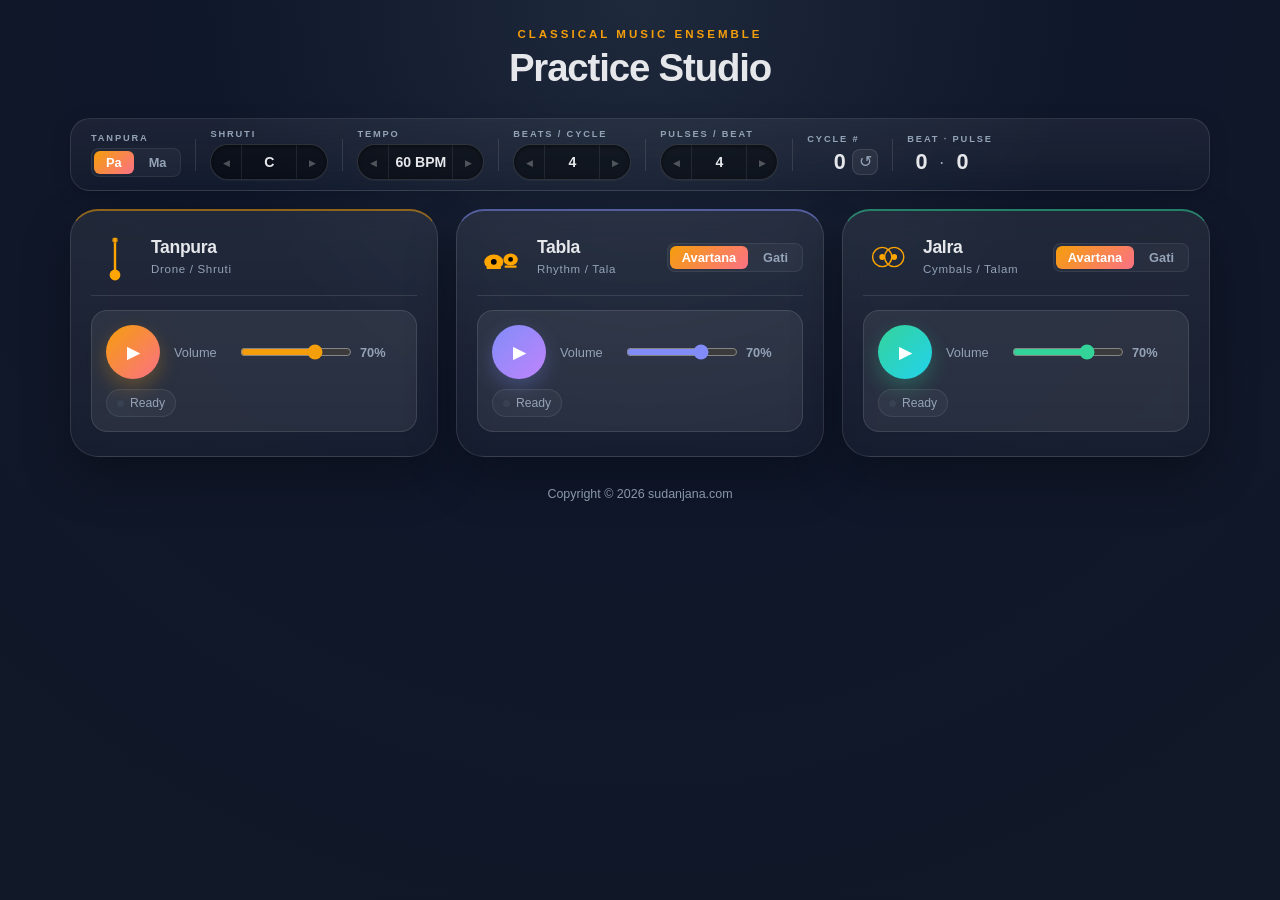
<file: practice_studio/carnatic_ensemble.html>
<!DOCTYPE html>
<html lang="en">

<head>
  <meta charset="UTF-8" />
  <meta name="viewport" content="width=device-width, initial-scale=1.0" />
  <title>Carnatic Ensemble Player</title>
  <style>
    :root {
      --bg1: #0f172a;
      --bg2: #111827;
      --panel: rgba(255, 255, 255, 0.07);
      --panel-border: rgba(255, 255, 255, 0.11);
      --text: #e5e7eb;
      --muted: #94a3b8;
      --accent-t: #f59e0b;
      /* tanpura — amber   */
      --accent-m: #818cf8;
      /* mridangam — indigo */
      --accent-j: #34d399;
      /* jalra — emerald    */
      --active: #22c55e;
      --radius: 20px;
    }

    * {
      box-sizing: border-box;
      margin: 0;
      padding: 0;
    }

    body {
      font-family: Inter, Segoe UI, Roboto, Arial, sans-serif;
      background: radial-gradient(circle at top, #1e293b 0%, var(--bg1) 40%, var(--bg2) 100%);
      color: var(--text);
      min-height: 100vh;
      padding: 28px 20px 40px;
    }

    /* ── App header ─────────────────────────────── */
    .app-header {
      text-align: center;
      margin-bottom: 28px;
    }

    .eyebrow {
      font-size: 0.72rem;
      letter-spacing: 0.26em;
      text-transform: uppercase;
      color: var(--accent-t);
      font-weight: 700;
      margin-bottom: 6px;
    }

    .app-header h1 {
      font-size: clamp(1.5rem, 3vw, 2.4rem);
      font-weight: 800;
      letter-spacing: -0.03em;
    }

    /* ── 3-column ensemble grid ─────────────────── */
    .ensemble {
      display: grid;
      grid-template-columns: repeat(3, 1fr);
      gap: 18px;
      max-width: 1140px;
      margin: 0 auto;
    }

    /* ── Instrument panel ───────────────────────── */
    .instrument-panel {
      background: linear-gradient(180deg, rgba(255, 255, 255, 0.08), rgba(255, 255, 255, 0.03));
      border: 1px solid var(--panel-border);
      border-radius: 28px;
      padding: 22px 20px 24px;
      display: flex;
      flex-direction: column;
      gap: 14px;
      backdrop-filter: blur(14px);
      box-shadow: 0 20px 50px rgba(0, 0, 0, 0.3);
    }

    /* coloured top accent line per instrument */
    .tanpura-panel {
      border-top: 2px solid rgba(245, 158, 11, 0.55);
    }

    .mridangam-panel {
      border-top: 2px solid rgba(129, 140, 248, 0.55);
    }

    .jalra-panel {
      border-top: 2px solid rgba(52, 211, 153, 0.55);
    }

    /* ── Panel header ───────────────────────────── */
    .panel-head {
      display: flex;
      align-items: center;
      gap: 12px;
      padding-bottom: 14px;
      border-bottom: 1px solid var(--panel-border);
    }

    .panel-icon {
      display: flex;
      align-items: center;
    }

    .panel-title h2 {
      font-size: 1.1rem;
      font-weight: 800;
      letter-spacing: -0.02em;
      line-height: 1.2;
    }

    .panel-title .subtitle {
      font-size: 0.72rem;
      color: var(--muted);
      letter-spacing: 0.06em;
    }

    /* ── Sub-panel ──────────────────────────────── */
    .sub-panel {
      background: var(--panel);
      border: 1px solid var(--panel-border);
      border-radius: 16px;
      padding: 14px;
    }

    .sub-label {
      color: var(--muted);
      font-size: 0.68rem;
      text-transform: uppercase;
      letter-spacing: 0.18em;
      margin-bottom: 10px;
      display: block;
      font-weight: 700;
    }

    /* ── Segmented control (2-up) ───────────────── */
    .segmented {
      display: grid;
      grid-template-columns: 1fr 1fr;
      gap: 5px;
      background: rgba(255, 255, 255, 0.04);
      padding: 4px;
      border-radius: 12px;
      border: 1px solid rgba(255, 255, 255, 0.07);
    }

    .segmented button {
      border: 0;
      border-radius: 9px;
      padding: 9px 6px;
      background: transparent;
      color: var(--text);
      cursor: pointer;
      font-size: 0.78rem;
      font-weight: 700;
      transition: all 0.2s;
      line-height: 1.3;
    }

    .segmented button small {
      display: block;
      color: var(--muted);
      font-weight: 500;
      font-size: 0.64rem;
    }

    .segmented button.active {
      background: linear-gradient(135deg, rgba(245, 158, 11, 0.88), rgba(251, 113, 133, 0.85));
      color: #fff;
    }

    .segmented button.active small {
      color: rgba(255, 255, 255, 0.8);
    }

    /* ── 12-note shruti grid ────────────────────── */
    .notes-grid {
      display: grid;
      grid-template-columns: repeat(4, 1fr);
      gap: 6px;
    }

    .note-btn {
      border: 1px solid rgba(255, 255, 255, 0.08);
      background: linear-gradient(180deg, rgba(255, 255, 255, 0.08), rgba(255, 255, 255, 0.03));
      color: var(--text);
      padding: 9px 4px;
      border-radius: 11px;
      cursor: pointer;
      font-size: 0.8rem;
      font-weight: 800;
      transition: all 0.16s;
    }

    .note-btn:hover {
      border-color: rgba(245, 158, 11, 0.4);
      transform: translateY(-1px);
    }

    .note-btn.active {
      background: linear-gradient(135deg, rgba(255, 255, 255, 0.17), rgba(255, 255, 255, 0.06));
      border-color: rgba(34, 197, 94, 0.5);
      box-shadow: 0 0 0 1px rgba(34, 197, 94, 0.22);
    }

    /* ── Tala grid (2-col) ──────────────────────── */
    .tala-grid {
      display: grid;
      grid-template-columns: 1fr 1fr;
      gap: 6px;
    }

    .tala-btn {
      border: 1px solid rgba(255, 255, 255, 0.08);
      background: linear-gradient(180deg, rgba(255, 255, 255, 0.08), rgba(255, 255, 255, 0.03));
      color: var(--text);
      padding: 11px 7px;
      border-radius: 11px;
      cursor: pointer;
      font-size: 0.8rem;
      font-weight: 700;
      transition: all 0.16s;
      text-align: center;
      line-height: 1.3;
    }

    .tala-btn small {
      display: block;
      color: var(--muted);
      font-size: 0.64rem;
    }

    .tala-btn:hover {
      border-color: rgba(129, 140, 248, 0.45);
      transform: translateY(-1px);
    }

    .tala-btn.active {
      background: linear-gradient(135deg, rgba(129, 140, 248, 0.22), rgba(129, 140, 248, 0.08));
      border-color: rgba(129, 140, 248, 0.55);
      box-shadow: 0 0 0 1px rgba(129, 140, 248, 0.2);
    }

    .tala-btn.active small {
      color: #a5b4fc;
    }

    /* ── Pattern grid (1-col, jalra beat patterns) ─ */
    .pattern-grid {
      display: flex;
      flex-direction: column;
      gap: 6px;
    }

    /* ── Cymbal-tala grid (for Jalra, teal accent) ─ */
    .cymbal-btn {
      border: 1px solid rgba(255, 255, 255, 0.08);
      background: linear-gradient(180deg, rgba(255, 255, 255, 0.08), rgba(255, 255, 255, 0.03));
      color: var(--text);
      padding: 11px 7px;
      border-radius: 11px;
      cursor: pointer;
      font-size: 0.8rem;
      font-weight: 700;
      transition: all 0.16s;
      text-align: center;
      line-height: 1.3;
    }

    .cymbal-btn small {
      display: block;
      color: var(--muted);
      font-size: 0.64rem;
    }

    .cymbal-btn:hover {
      border-color: rgba(52, 211, 153, 0.45);
      transform: translateY(-1px);
    }

    .cymbal-btn.active {
      background: linear-gradient(135deg, rgba(52, 211, 153, 0.22), rgba(52, 211, 153, 0.08));
      border-color: rgba(52, 211, 153, 0.55);
      box-shadow: 0 0 0 1px rgba(52, 211, 153, 0.2);
    }

    .cymbal-btn.active small {
      color: #6ee7b7;
    }

    /* ── Speed grid (3-col) ─────────────────────── */
    .speed-grid {
      display: grid;
      grid-template-columns: repeat(3, 1fr);
      gap: 6px;
    }

    .speed-btn {
      border: 1px solid rgba(255, 255, 255, 0.08);
      background: linear-gradient(180deg, rgba(255, 255, 255, 0.08), rgba(255, 255, 255, 0.03));
      color: var(--text);
      padding: 9px 5px;
      border-radius: 11px;
      cursor: pointer;
      font-size: 0.76rem;
      font-weight: 700;
      transition: all 0.16s;
      text-align: center;
      line-height: 1.3;
    }

    .speed-btn small {
      display: block;
      color: var(--muted);
      font-size: 0.62rem;
    }

    .speed-btn:hover {
      border-color: rgba(251, 191, 36, 0.4);
    }

    /* mridangam speed active */
    .mridangam-panel .speed-btn.active {
      background: linear-gradient(135deg, rgba(129, 140, 248, 0.22), rgba(129, 140, 248, 0.08));
      border-color: rgba(129, 140, 248, 0.5);
    }

    .mridangam-panel .speed-btn.active small {
      color: #a5b4fc;
    }

    /* jalra speed active */
    .jalra-panel .speed-btn.active {
      background: linear-gradient(135deg, rgba(52, 211, 153, 0.22), rgba(52, 211, 153, 0.08));
      border-color: rgba(52, 211, 153, 0.5);
    }

    .jalra-panel .speed-btn.active small {
      color: #6ee7b7;
    }

    /* ── Playback row ───────────────────────────── */
    .play-row {
      display: grid;
      grid-template-columns: auto 1fr;
      gap: 14px;
      align-items: center;
    }

    .play-btn {
      width: 54px;
      height: 54px;
      border-radius: 50%;
      border: 0;
      cursor: pointer;
      font-size: 1rem;
      font-weight: 900;
      transition: transform 0.16s, box-shadow 0.16s;
      flex-shrink: 0;
      color: #fff;
    }

    .play-btn:hover {
      transform: scale(1.05);
    }

    .play-btn:active {
      transform: scale(0.95);
    }

    .tanpura-panel .play-btn {
      background: linear-gradient(135deg, var(--accent-t), #fb7185);
      box-shadow: 0 8px 20px rgba(245, 158, 11, 0.28);
    }

    .mridangam-panel .play-btn {
      background: linear-gradient(135deg, var(--accent-m), #c084fc);
      box-shadow: 0 8px 20px rgba(129, 140, 248, 0.28);
    }

    .jalra-panel .play-btn {
      background: linear-gradient(135deg, var(--accent-j), #22d3ee);
      box-shadow: 0 8px 20px rgba(52, 211, 153, 0.28);
    }

    .slider-col {
      display: flex;
      flex-direction: column;
      gap: 6px;
    }

    .slider-row {
      display: grid;
      grid-template-columns: 58px 1fr 42px;
      gap: 8px;
      align-items: center;
      color: var(--muted);
      font-size: 0.8rem;
    }

    input[type="range"] {
      width: 100%;
      cursor: pointer;
    }

    .tanpura-panel input[type="range"] {
      accent-color: var(--accent-t);
    }

    .mridangam-panel input[type="range"] {
      accent-color: var(--accent-m);
    }

    .jalra-panel input[type="range"] {
      accent-color: var(--accent-j);
    }

    /* ── Status pill ────────────────────────────── */
    .status-row {
      margin-top: 10px;
    }

    .status-pill {
      display: inline-flex;
      align-items: center;
      gap: 6px;
      border: 1px solid rgba(255, 255, 255, 0.08);
      padding: 6px 10px;
      border-radius: 999px;
      background: rgba(255, 255, 255, 0.04);
      font-size: 0.76rem;
      color: var(--muted);
    }

    .dot {
      width: 7px;
      height: 7px;
      border-radius: 50%;
      background: #374151;
      flex-shrink: 0;
      transition: background 0.3s, box-shadow 0.3s;
    }

    .dot.on {
      background: var(--active);
      box-shadow: 0 0 0 4px rgba(34, 197, 94, 0.15);
    }

    /* ── Compact top bar ───────────────────────── */
    .top-bar {
      max-width: 1140px;
      margin: 0 auto 18px;
      background: linear-gradient(180deg, rgba(255,255,255,0.06), rgba(255,255,255,0.02));
      border: 1px solid var(--panel-border);
      border-radius: 20px;
      padding: 10px 20px;
      backdrop-filter: blur(14px);
      box-shadow: 0 4px 20px rgba(0,0,0,0.15);
      display: flex;
      align-items: center;
      flex-wrap: wrap;
      row-gap: 10px;
      position: relative;
      z-index: 100;
    }
    .top-bar-sep {
      width: 1px;
      height: 32px;
      background: var(--panel-border);
      margin: 0 14px;
      flex-shrink: 0;
    }
    .compact-section {
      display: flex;
      flex-direction: column;
      gap: 5px;
    }
    .compact-label {
      color: var(--muted);
      font-size: 0.58rem;
      font-weight: 700;
      text-transform: uppercase;
      letter-spacing: 0.2em;
    }
    /* Pa/Ma pill toggle */
    .pa-ma-toggle {
      display: flex;
      gap: 3px;
      background: rgba(255,255,255,0.04);
      padding: 2px;
      border-radius: 8px;
      border: 1px solid rgba(255,255,255,0.07);
    }
    .pa-ma-btn {
      padding: 4px 12px;
      border: none;
      border-radius: 6px;
      background: transparent;
      color: var(--muted);
      font-size: 0.8rem;
      font-weight: 700;
      cursor: pointer;
      transition: all 0.15s;
      white-space: nowrap;
    }
    .pa-ma-btn.active {
      background: linear-gradient(135deg, var(--accent-t), #fb7185);
      color: #fff;
    }
    /* Arrow pickers — unified pill (shruti & tempo) */
    .arrow-picker {
      display: flex;
      align-items: center;
      background: rgba(0,0,0,0.45);
      border: 1px solid rgba(255,255,255,0.13);
      border-radius: 999px;
      box-shadow: inset 0 1px 4px rgba(0,0,0,0.5), 0 1px 0 rgba(255,255,255,0.04);
    }
    .arrow-btn {
      width: 30px;
      height: 34px;
      border: none;
      background: transparent;
      color: rgba(255,255,255,0.28);
      cursor: pointer;
      font-size: 0.58rem;
      display: flex;
      align-items: center;
      justify-content: center;
      transition: color 0.15s;
      flex-shrink: 0;
      border-radius: 999px;
      padding: 0;
    }
    .arrow-btn:hover { color: rgba(255,255,255,0.75); background: transparent; }
    .picker-val {
      min-width: 56px;
      text-align: center;
      font-size: 0.88rem;
      font-weight: 800;
      color: var(--text);
      padding: 0 6px;
      background: transparent;
      border: none;
      border-left: 1px solid rgba(255,255,255,0.08);
      border-right: 1px solid rgba(255,255,255,0.08);
      height: 34px;
      line-height: 34px;
      white-space: nowrap;
    }
    /* Mini beat-count buttons */
    .mini-pattern-row { display: flex; gap: 4px; }
    .mini-pattern-btn {
      border: 1px solid rgba(255,255,255,0.08);
      background: rgba(255,255,255,0.05);
      color: var(--muted);
      padding: 4px 10px;
      border-radius: 7px;
      cursor: pointer;
      font-size: 0.82rem;
      font-weight: 700;
      transition: all 0.15s;
      line-height: 1.2;
      text-align: center;
    }
    .mini-pattern-btn small { display: block; font-size: 0.52rem; font-weight: 500; margin-top: 1px; color: var(--muted); }
    .mini-pattern-btn:hover { border-color: rgba(148,163,184,0.4); color: var(--text); }
    .mini-pattern-btn.active {
      background: rgba(148,163,184,0.18);
      border-color: rgba(148,163,184,0.55);
      color: var(--text);
      box-shadow: 0 0 0 1px rgba(148,163,184,0.2);
    }
    .mini-pattern-btn.active small { color: #cbd5e1; }

    /* ── Dropdown pickers ───────────────────────── */
    .compact-section { position: relative; }

    .picker-val { cursor: pointer; user-select: none; }
    .picker-val:hover { color: #fff; }

    .picker-dropdown {
      position: absolute;
      top: calc(100% + 8px);
      left: 50%;
      transform: translateX(-50%);
      min-width: 150px;
      background: #182032;
      border: 1px solid rgba(255,255,255,0.18);
      border-radius: 12px;
      list-style: none;
      max-height: 260px;
      overflow-y: auto;
      z-index: 999;
      display: none;
      padding: 4px;
      box-shadow: 0 14px 36px rgba(0,0,0,0.55);
      scrollbar-width: thin;
      scrollbar-color: rgba(255,255,255,0.22) transparent;
    }
    .picker-dropdown.open { display: block; }
    .picker-dropdown li {
      padding: 7px 12px;
      border-radius: 8px;
      cursor: pointer;
      font-size: 0.82rem;
      font-weight: 700;
      color: var(--text);
      white-space: nowrap;
      transition: background 0.12s;
    }
    .picker-dropdown li:hover { background: rgba(255,255,255,0.09); }
    .picker-dropdown li.ddactive {
      background: rgba(245,158,11,0.2);
      color: #fbbf24;
    }
    .picker-dropdown li small {
      display: block;
      font-size: 0.62rem;
      font-weight: 500;
      color: var(--muted);
      margin-top: 1px;
    }
    .picker-dropdown li.ddactive small { color: rgba(251,191,36,0.7); }

    /* ── Cycle counter ──────────────────────────── */
    .cycle-counter {
      display: flex;
      align-items: center;
      gap: 7px;
    }
    #cycle-count {
      font-size: 1.35rem;
      font-weight: 800;
      color: var(--text);
      min-width: 38px;
      text-align: right;
      font-variant-numeric: tabular-nums;
      letter-spacing: -0.02em;
    }
    #cycle-reset {
      background: rgba(255,255,255,0.06);
      border: 1px solid rgba(255,255,255,0.11);
      border-radius: 8px;
      color: var(--muted);
      font-size: 1rem;
      line-height: 1;
      cursor: pointer;
      width: 26px;
      height: 26px;
      display: flex;
      align-items: center;
      justify-content: center;
      transition: all 0.15s;
      padding: 0;
      flex-shrink: 0;
    }
    #cycle-reset:hover { color: var(--text); background: rgba(255,255,255,0.13); }

    /* ── Beat · Pulse counter ───────────────────── */
    .beat-pulse-row {
      display: flex;
      align-items: center;
      gap: 4px;
    }
    .bp-num {
      font-size: 1.35rem;
      font-weight: 800;
      color: var(--text);
      min-width: 28px;
      text-align: center;
      font-variant-numeric: tabular-nums;
      letter-spacing: -0.02em;
    }
    .bp-sep {
      color: var(--muted);
      font-size: 1.1rem;
      font-weight: 400;
    }

    /* ── Footer note ────────────────────────────── */
    .footer {
      text-align: center;
      margin-top: 30px;
      color: var(--muted);
      font-size: 0.78rem;
    }

    /* ── Responsive ─────────────────────────────── */
    @media (max-width: 860px) {
      .ensemble {
        grid-template-columns: 1fr;
        max-width: 500px;
      }
    }

    @media (max-width: 540px) {
      body {
        padding: 16px 14px 32px;
      }

      .instrument-panel {
        padding: 18px 14px 20px;
      }
    }
  </style>
</head>

<body>

  <header class="app-header">
    <div class="eyebrow">Classical Music Ensemble</div>
    <h1>Practice Studio</h1>
  </header>

  <div class="top-bar">

    <!-- Panchamam / Madhyamam -->
    <div class="compact-section">
      <span class="compact-label">Tanpura</span>
      <div class="pa-ma-toggle" id="tanpura-patterns">
        <button class="pa-ma-btn active" data-pattern="tanpura">Pa</button>
        <button class="pa-ma-btn" data-pattern="sama">Ma</button>
      </div>
    </div>

    <div class="top-bar-sep"></div>

    <!-- Shruti -->
    <div class="compact-section">
      <span class="compact-label">Shruti</span>
      <div class="arrow-picker">
        <button class="arrow-btn" id="note-prev">&#9664;</button>
        <span class="picker-val" id="note-display">C</span>
        <button class="arrow-btn" id="note-next">&#9654;</button>
      </div>
      <ul class="picker-dropdown" id="shruti-dropdown"></ul>
    </div>

    <div class="top-bar-sep"></div>

    <!-- Tempo -->
    <div class="compact-section">
      <span class="compact-label">Tempo</span>
      <div class="arrow-picker">
        <button class="arrow-btn" id="bpm-prev">&#9664;</button>
        <span class="picker-val" id="shared-bpm-val">60 BPM</span>
        <button class="arrow-btn" id="bpm-next">&#9654;</button>
      </div>
      <ul class="picker-dropdown" id="tempo-dropdown"></ul>
    </div>

    <div class="top-bar-sep"></div>

    <!-- Beats per Cycle -->
    <div class="compact-section">
      <span class="compact-label">Beats / Cycle</span>
      <div class="arrow-picker">
        <button class="arrow-btn" id="pattern-prev">&#9664;</button>
        <span class="picker-val" id="pattern-display">4</span>
        <button class="arrow-btn" id="pattern-next">&#9654;</button>
      </div>
      <ul class="picker-dropdown" id="pattern-dropdown"></ul>
    </div>

    <div class="top-bar-sep"></div>

    <!-- Pulses per Beat -->
    <div class="compact-section">
      <span class="compact-label">Pulses / Beat</span>
      <div class="arrow-picker">
        <button class="arrow-btn" id="pulses-prev">&#9664;</button>
        <span class="picker-val" id="pulses-display">4</span>
        <button class="arrow-btn" id="pulses-next">&#9654;</button>
      </div>
      <ul class="picker-dropdown" id="pulses-dropdown"></ul>
    </div>

    <div class="top-bar-sep"></div>

    <!-- Cycle counter -->
    <div class="compact-section">
      <span class="compact-label">Cycle #</span>
      <div class="cycle-counter">
        <span id="cycle-count">0</span>
        <button id="cycle-reset" title="Reset counter">↺</button>
      </div>
    </div>

    <div class="top-bar-sep"></div>

    <!-- Beat · Pulse counter -->
    <div class="compact-section">
      <span class="compact-label">Beat · Pulse</span>
      <div class="beat-pulse-row">
        <span class="bp-num" id="beat-count">0</span>
        <span class="bp-sep">·</span>
        <span class="bp-num" id="pulse-count">0</span>
      </div>
    </div>

  </div>

  <div class="ensemble">

    <!-- ══════════════════════ TANPURA ══════════════════════ -->
    <section class="instrument-panel tanpura-panel">
      <div class="panel-head">
        <span class="panel-icon"><svg xmlns="http://www.w3.org/2000/svg" viewBox="0 0 200 400" width="48" height="48" fill="orange">
          <circle cx="100" cy="350" r="45" />
          <rect x="90" y="80" width="20" height="270" />
          <rect x="85" y="40" width="30" height="40" rx="5" />
          <circle cx="80" cy="50" r="5" />
          <circle cx="80" cy="65" r="5" />
          <circle cx="120" cy="50" r="5" />
          <circle cx="120" cy="65" r="5" />
          <ellipse cx="100" cy="320" rx="25" ry="10" />
        </svg></span>
        <div class="panel-title">
          <h2>Tanpura</h2>
          <span class="subtitle">Drone / Shruti</span>
        </div>
      </div>

      <div class="sub-panel">
        <div class="play-row">
          <button class="play-btn" id="tanpura-play" aria-label="Play / Pause Tanpura">▶</button>
          <div class="slider-col">
            <div class="slider-row">
              <span>Volume</span>
              <input id="tanpura-vol" type="range" min="0" max="100" value="70" />
              <strong id="tanpura-vol-val">70%</strong>
            </div>
          </div>
        </div>
        <div class="status-row">
          <span class="status-pill">
            <span class="dot" id="tanpura-dot"></span>
            <span id="tanpura-status">Ready</span>
          </span>
        </div>
      </div>

    </section>

    <!-- ══════════════════════ TABLA ══════════════════════ -->
    <section class="instrument-panel mridangam-panel">
      <div class="panel-head">
        <span class="panel-icon"><svg xmlns="http://www.w3.org/2000/svg" viewBox="0 0 200 120" width="48" height="48" fill="orange">
          <ellipse cx="70" cy="80" rx="40" ry="30" />
          <circle cx="70" cy="80" r="12" fill="black" />
          <ellipse cx="140" cy="70" rx="30" ry="25" />
          <circle cx="140" cy="70" r="10" fill="black" />
          <rect x="40" y="100" width="60" height="10" rx="3" />
          <rect x="115" y="95" width="50" height="10" rx="3" />
        </svg></span>
        <div class="panel-title">
          <h2>Tabla</h2>
          <span class="subtitle">Rhythm / Tala</span>
        </div>
        <div class="pa-ma-toggle" id="tabla-mode" style="margin-left:auto">
          <button class="pa-ma-btn active" data-tmode="slow">Avartana</button>
          <button class="pa-ma-btn" data-tmode="fast">Gati</button>
        </div>
      </div>

      <div class="sub-panel">
        <div class="play-row">
          <button class="play-btn" id="tabla-play" aria-label="Play / Pause Tabla">▶</button>
          <div class="slider-col">
            <div class="slider-row">
              <span>Volume</span>
              <input id="tabla-vol" type="range" min="0" max="100" value="70" />
              <strong id="tabla-vol-val">70%</strong>
            </div>
          </div>
        </div>
        <div class="status-row">
          <span class="status-pill">
            <span class="dot" id="tabla-dot"></span>
            <span id="tabla-status">Ready</span>
          </span>
        </div>
      </div>

    </section>

    <!-- ══════════════════════ JALRA ══════════════════════ -->
    <section class="instrument-panel jalra-panel">
      <div class="panel-head">
        <span class="panel-icon"><svg xmlns="http://www.w3.org/2000/svg" viewBox="0 0 200 200" width="48" height="48">
          <circle cx="80" cy="100" r="40" fill="none" stroke="orange" stroke-width="6" />
          <circle cx="80" cy="100" r="12" fill="orange" />
          <circle cx="130" cy="100" r="40" fill="none" stroke="orange" stroke-width="6" />
          <circle cx="130" cy="100" r="12" fill="orange" />
        </svg></span>
        <div class="panel-title">
          <h2>Jalra</h2>
          <span class="subtitle">Cymbals / Talam</span>
        </div>
        <div class="pa-ma-toggle" id="jalra-mode" style="margin-left:auto">
          <button class="pa-ma-btn active" data-jmode="avartana">Avartana</button>
          <button class="pa-ma-btn" data-jmode="gati">Gati</button>
        </div>
      </div>

      <div class="sub-panel">
        <div class="play-row">
          <button class="play-btn" id="jalra-play" aria-label="Play / Pause Jalra">▶</button>
          <div class="slider-col">
            <div class="slider-row">
              <span>Volume</span>
              <input id="jalra-vol" type="range" min="0" max="100" value="70" />
              <strong id="jalra-vol-val">70%</strong>
            </div>
          </div>
        </div>
        <div class="status-row">
          <span class="status-pill">
            <span class="dot" id="jalra-dot"></span>
            <span id="jalra-status">Ready</span>
          </span>
        </div>
      </div>

    </section>

  </div><!-- /.ensemble -->

  <p class="footer">
    Copyright &copy; 2026 sudanjana.com
  </p>

  <script>
    /* ═══════════════════════════════════════════════
       TANPURA
       Uses AudioBufferSourceNode.loop = true for a
       sample-accurate, gap-free seamless loop.
       The HTMLAudioElement loop has a known re-seek
       gap; Web Audio API has none.
    ═══════════════════════════════════════════════ */
    const NOTES = [
      { label: 'C',  file: 'c.wav',  hz: 261.63 },
      { label: 'C#', file: 'cs.wav', hz: 277.18 },
      { label: 'D',  file: 'd.wav',  hz: 293.66 },
      { label: 'D#', file: 'ds.wav', hz: 311.13 },
      { label: 'E',  file: 'e.wav',  hz: 329.63 },
      { label: 'F',  file: 'f.wav',  hz: 349.23 },
      { label: 'F#', file: 'fs.wav', hz: 369.99 },
      { label: 'G',  file: 'g.wav',  hz: 392.00 },
      { label: 'G#', file: 'gs.wav', hz: 415.30 },
      { label: 'A',  file: 'a.wav',  hz: 440.00 },
      { label: 'A#', file: 'as.wav', hz: 466.16 },
      { label: 'B',  file: 'b.wav',  hz: 493.88 },
    ];

    // ← adjust these paths to match your server layout
    const TANPURA_BASES = {
      tanpura: '/practice_studio/audios/wav/sapa/',
      sama:    '/practice_studio/audios/wav/sama/',
    };

    let tPattern    = 'tanpura';
    let sharedNote  = NOTES[0];  // shared by tanpura (file) and mridangam (hz)
    let tAudioCtx   = null;
    let tGainNode   = null;
    let tSourceNode = null;
    let tBuffer     = null;
    let tIsPlaying  = false;
    let tCurrentUrl = '';

    const tPlay   = document.getElementById('tanpura-play');
    const tStatus = document.getElementById('tanpura-status');
    const tDot    = document.getElementById('tanpura-dot');
    const tVol    = document.getElementById('tanpura-vol');
    const tVolVal = document.getElementById('tanpura-vol-val');

    function getTCtx() {
      if (!tAudioCtx) tAudioCtx = new (window.AudioContext || window.webkitAudioContext)();
      return tAudioCtx;
    }

    async function tLoadBuffer(url) {
      if (url === tCurrentUrl && tBuffer) return tBuffer;
      tCurrentUrl = url;
      tBuffer = null;
      try {
        const ctx = getTCtx();
        const res = await fetch(url);
        if (!res.ok) throw new Error('not found');
        const arr = await res.arrayBuffer();
        tBuffer = await ctx.decodeAudioData(arr);
      } catch (e) {
        tStatus.textContent = 'File not found';
      }
      return tBuffer;
    }

    function tStartSource(buf) {
      const ctx = getTCtx();
      if (!tGainNode) {
        tGainNode = ctx.createGain();
        tGainNode.gain.value = tVol.value / 100;
        tGainNode.connect(ctx.destination);
      }
      if (tSourceNode) {
        try { tSourceNode.stop(); } catch (e) {}
        tSourceNode.disconnect();
        tSourceNode = null;
      }
      tSourceNode = ctx.createBufferSource();
      tSourceNode.buffer = buf;
      tSourceNode.loop   = true;   // gap-free sample-accurate loop
      tSourceNode.connect(tGainNode);
      tSourceNode.start(0);
    }

    async function tRefresh() {
      const url = `${TANPURA_BASES[tPattern]}${sharedNote.file}`;
      const buf = await tLoadBuffer(url);
      if (tIsPlaying && buf) tStartSource(buf);
    }

    let sharedNoteIdx = 0;

    function stepNote(dir) {
      sharedNoteIdx = (sharedNoteIdx + dir + NOTES.length) % NOTES.length;
      sharedNote = NOTES[sharedNoteIdx];
      document.getElementById('note-display').textContent = sharedNote.label;
      tRefresh();
      tDetune = (T_SCALE_MAP[sharedNote.label] ?? 0) * 100;
      const dd = document.getElementById('shruti-dropdown');
      dd.querySelectorAll('li').forEach((l, i) => l.classList.toggle('ddactive', i === sharedNoteIdx));
      if (dd.classList.contains('open')) {
        const hit = dd.querySelector('li.ddactive');
        if (hit) hit.scrollIntoView({ block: 'nearest' });
      }
    }

    document.getElementById('note-prev').addEventListener('click', () => stepNote(-1));
    document.getElementById('note-next').addEventListener('click', () => stepNote(1));

    document.querySelectorAll('#tanpura-patterns button').forEach(btn => {
      btn.addEventListener('click', () => {
        document.querySelectorAll('#tanpura-patterns button').forEach(b => b.classList.remove('active'));
        btn.classList.add('active');
        tPattern = btn.dataset.pattern;
        tRefresh();
      });
    });

    tPlay.addEventListener('click', async () => {
      const ctx = getTCtx();
      if (ctx.state === 'suspended') await ctx.resume();
      if (tIsPlaying) {
        if (tSourceNode) {
          try { tSourceNode.stop(); } catch (e) {}
          tSourceNode.disconnect();
          tSourceNode = null;
        }
        tIsPlaying = false;
        tPlay.textContent = '▶';
        tStatus.textContent = 'Paused';
        tDot.classList.remove('on');
      } else {
        const url = `${TANPURA_BASES[tPattern]}${sharedNote.file}`;
        const buf = await tLoadBuffer(url);
        if (buf) {
          tStartSource(buf);
          tIsPlaying = true;
          tPlay.textContent = '❚❚';
          tStatus.textContent = 'Playing';
          tDot.classList.add('on');
        }
      }
    });

    tVol.addEventListener('input', () => {
      if (tGainNode) tGainNode.gain.value = tVol.value / 100;
      tVolVal.textContent = `${tVol.value}%`;
    });

    // note-display already shows "C" in HTML; sharedNote = NOTES[0] from declaration

    /* ═══════════════════════════════════════════════
       SHARED ENSEMBLE STATE
       One AudioContext + BPM for both mridangam & jalra.
       claimNextBeatTime() lets the second instrument
       snap onto the next beat of the already-running one.
    ═══════════════════════════════════════════════ */
    let sharedCtx            = null;
    let sharedBpm            = 60;
    let sharedPulsesPerBeat  = 4;
    let ensemblePhaseStart   = null;  // ctx.currentTime when beat-0 was established

    function getCtx() {
      if (!sharedCtx) sharedCtx = new (window.AudioContext || window.webkitAudioContext)();
      return sharedCtx;
    }

    function claimNextBeatTime() {
      const ctx = getCtx();
      const now = ctx.currentTime;
      if (ensemblePhaseStart === null) {
        ensemblePhaseStart = now + 0.05;
        return ensemblePhaseStart;
      }
      const beatDur   = 60 / sharedBpm;
      const elapsed   = now - ensemblePhaseStart;
      const nextBeat  = Math.ceil((elapsed / beatDur) + 0.02);
      return ensemblePhaseStart + nextBeat * beatDur;
    }

    function resetEnsemblePhase() {
      if (!tablaPlaying && !jPlaying) ensemblePhaseStart = null;
    }

    let cycleCount = 0;
    function updateCycleDisplay() {
      const el = document.getElementById('cycle-count');
      if (el) el.textContent = cycleCount;
    }
    function resetCycleCount() {
      cycleCount = 0;
      updateCycleDisplay();
    }
    function onParamChange() {
      const isPlaying = tablaPlaying || jPlaying;
      const nextTime  = isPlaying ? claimNextBeatTime() : null;
      if (tablaPlaying) { tStep = 0; tPulseStep = 0; tNextTime = nextTime; }
      if (jPlaying)     { jBeatIdx = 0; jPulseStep = 0; jNextTime = nextTime; }
      if (isPlaying && nextTime !== null) ensemblePhaseStart = nextTime;
      cycleCount = isPlaying ? 1 : 0;
      updateCycleDisplay();
    }

    function updateBeatPulseDisplay() {
      const beatEl  = document.getElementById('beat-count');
      const pulseEl = document.getElementById('pulse-count');
      if (!beatEl || !pulseEl) return;
      if (!tablaPlaying && !jPlaying || !ensemblePhaseStart) {
        beatEl.textContent = 0; pulseEl.textContent = 0; return;
      }
      const ctx = getCtx();
      const now = ctx.currentTime;
      if (now < ensemblePhaseStart) return;
      const isGati = tablaPlaying ? isTalaFast : jIsGati;
      const P      = isGati ? sharedPulsesPerBeat : 1;
      const N      = tActiveBeat;
      const spb    = 60 / (sharedBpm * P);
      const total  = Math.floor((now - ensemblePhaseStart) / spb);
      beatEl.textContent  = Math.floor(total / P) % N + 1;
      pulseEl.textContent = total % P + 1;
    }

    const sharedBpmVal = document.getElementById('shared-bpm-val');

    function stepBpm(dir) {
      sharedBpm = Math.min(500, Math.max(30, sharedBpm + dir * 10));
      sharedBpmVal.textContent = `${sharedBpm} BPM`;
      if (ensemblePhaseStart !== null && sharedCtx) ensemblePhaseStart = sharedCtx.currentTime;
      const dd = document.getElementById('tempo-dropdown');
      dd.querySelectorAll('li').forEach(l => l.classList.toggle('ddactive', l.textContent === `${sharedBpm} BPM`));
      if (dd.classList.contains('open')) {
        const hit = dd.querySelector('li.ddactive');
        if (hit) hit.scrollIntoView({ block: 'nearest' });
      }
    }

    document.getElementById('bpm-prev').addEventListener('click', () => stepBpm(-1));
    document.getElementById('bpm-next').addEventListener('click', () => stepBpm(1));

    /* ═══════════════════════════════════════════════
       SHARED BEAT PATTERNS
       One pattern drives both instruments. Jalra
       respects muted beats; tabla plays tala bols.
       Both use 60/sharedBpm per stroke → same pace.
    ═══════════════════════════════════════════════ */
    const SHARED_PATTERNS = [
      {
        sub:            '3 — Tha Ki Ta',
        jalraBeats:     [1,1,0],
        mridangamTypes: ['tha','dhi','nam'],
      },
      {
        sub:            '4 — Chatushra Eka Tha Ka Dhi Mi',
        jalraBeats:     [1,1,1,1],
        mridangamTypes: ['tha','nam','dhi','nam'],
      },
      {
        sub:            '5 — Khanda Chapu Tha Ka Tha Ki Ta',
        jalraBeats:     [1,0,1,1,0],
        mridangamTypes: ['tha','nam','tha','dhi','nam'],
      },
      {
        sub:            '6 — Rupaka Tha Ki Ta Tha Ki Ta',
        jalraBeats:     [1,0,1,1,1,1],
        mridangamTypes: ['tha','dhi','nam','tha','dhi','nam'],
      },
      {
        sub:            '7 — Misra Chapu Tha Ki Ta Tha Ka Dhi Mi',
        jalraBeats:     [1,1,0,1,0,1,0],
        mridangamTypes: ['tha','dhi','nam','tha','nam','dhi','nam'],
      },
      {
        sub:            '8 — Adi Tha Ka Dhi Mi Tha Ka Dhi Mi',
        jalraBeats:     [1,1,1,1,1,0,1,0],
        mridangamTypes: ['tha','nam','dhi','nam','tha','nam','dhi','nam'],
      },
      {
        sub:            '9 — Tha Ka Tha Ki Ta Tha Ka Dhi Mi',
        jalraBeats:     [1,0,1,1,0,1,1,1,0],
        mridangamTypes: ['tha','nam','tha','dhi','nam','tha','nam','dhi','nam'],
      }
    ];

    let currentPatternIdx = 1;
    let currentPattern    = SHARED_PATTERNS[currentPatternIdx];

    function setPattern(idx) {
      currentPatternIdx = idx;
      currentPattern    = SHARED_PATTERNS[idx];
      tActiveBeat       = currentPattern.mridangamTypes.length;
      document.getElementById('pattern-display').textContent = currentPattern.sub.split(' — ')[0];
      const dd = document.getElementById('pattern-dropdown');
      dd.querySelectorAll('li').forEach((l, i) => l.classList.toggle('ddactive', i === idx));
      if (dd.classList.contains('open')) {
        const hit = dd.querySelector('li.ddactive');
        if (hit) hit.scrollIntoView({ block: 'nearest' });
      }
      onParamChange();
    }

    function stepPattern(dir) {
      setPattern((currentPatternIdx + dir + SHARED_PATTERNS.length) % SHARED_PATTERNS.length);
    }

    /* ═══════════════════════════════════════════════
       TABLA — real MP3 samples (+ synthesis fallback)
       Uses the shared AudioContext and ensemble phase
       so it locks in sync with Jalra.
       Shruti, BPM, and beat count all come from the
       top-bar shared controls.
    ═══════════════════════════════════════════════ */

    // ── Tala vibhag (beat groupings) ─────────────
    const TABLA_TALAS = {
      3: { vibhag: [3] },
      4: { vibhag: [2, 2] },
      5: { vibhag: [2, 3] },
      6: { vibhag: [3, 3] },
      7: { vibhag: [3, 2, 2] },
      8: { vibhag: [4, 4] },
      9: { vibhag: [2, 3, 4] }
    };

    // ── Per-bol articulation (from 12notez audioEngine.js) ──
    const T_ART = {
      dha: { decay: 0.45, gain: 1.1 },
      tin: { highpass: 600, decay: 0.35, gain: 1.0 },
      ta:  { highpass: 300, lowpass: 3000, decay: 0.07, gain: 1.3 }
    };

    const T_BEAT_BOL = { sam: 'dha', vibhag: 'tin', regular: 'ta' };

    // Octave-wrapped scale detune (from audioEngine.js setScale)
    const T_SCALE_MAP = {
      'C':0,'C#':1,'D':2,'D#':3,'E':4,'F':5,
      'F#':-6,'G':-5,'G#':-4,'A':-3,'A#':-2,'B':-1
    };

    // ── State ────────────────────────────────────
    let tBufs        = {};
    let tDetune      = 0;
    let tReady       = false;
    let tGain        = null;
    let tablaPlaying = false;
    let tActiveBeat  = 4;      // updated by pattern selector
    let isTalaFast   = false;
    let tPendingFast = null;   // deferred mode change — applied at next beat start
    let tStep        = 0;
    let tPulseStep   = 0;
    let tNextTime    = 0;
    let tTimer       = null;

    const T_AHEAD_SEC = 0.12;
    const T_SCHED_MS  = 25;

    const tablaPlay   = document.getElementById('tabla-play');
    const tablaStatus = document.getElementById('tabla-status');
    const tablaDot    = document.getElementById('tabla-dot');
    const tablaVol    = document.getElementById('tabla-vol');
    const tablaVolVal = document.getElementById('tabla-vol-val');

    // ── Build EQ chain + load MP3s ───────────────
    async function tablaInit() {
      const ctx = getCtx();

      tGain = ctx.createGain();
      tGain.gain.value = tablaVol.value / 100;

      const mk = (type, freq, Q, gainDb) => {
        const f = ctx.createBiquadFilter();
        f.type = type; f.frequency.value = freq;
        if (Q    !== undefined) f.Q.value    = Q;
        if (gainDb !== undefined) f.gain.value = gainDb;
        return f;
      };
      const eqSub  = mk('lowshelf',  80,    undefined, 5);
      const eqLow  = mk('peaking',  200,  0.8,  4);
      const eqMid  = mk('peaking',  450,  1.0,  3);
      const eqPres = mk('peaking', 2200,  1.5,  2);
      const eqAT   = mk('peaking', 3200,  2.0, -3);
      const eqHi   = mk('highshelf', 6000, undefined, -5);
      const comp   = ctx.createDynamicsCompressor();
      comp.threshold.value = -15; comp.knee.value = 15;
      comp.ratio.value = 4; comp.attack.value = 0.002; comp.release.value = 0.2;

      // Subtle reverb
      const conv = ctx.createConvolver();
      const ri = ctx.createBuffer(2, Math.floor(ctx.sampleRate * 0.5), ctx.sampleRate);
      for (let ch = 0; ch < 2; ch++) {
        const d = ri.getChannelData(ch);
        for (let i = 0; i < d.length; i++) d[i] = (Math.random()*2-1) * Math.exp(-(i/ctx.sampleRate)/0.3) * 0.5;
      }
      conv.buffer = ri;
      const dry = ctx.createGain(); dry.gain.value = 0.93;
      const wet = ctx.createGain(); wet.gain.value = 0.07;

      tGain.connect(eqSub); eqSub.connect(eqLow); eqLow.connect(eqMid);
      eqMid.connect(eqPres); eqPres.connect(eqAT); eqAT.connect(eqHi);
      eqHi.connect(dry); eqHi.connect(conv); conv.connect(wet);
      dry.connect(comp); wet.connect(comp); comp.connect(ctx.destination);

      // Load MP3s from local audios/tabla/
      const files = [
        ['dha','/practice_studio/audios/tabla/Dha01.mp3'], ['tin','/practice_studio/audios/tabla/Tin01.mp3'],
        ['ta', '/practice_studio/audios/tabla/Ta01.mp3'],  ['na', '/practice_studio/audios/tabla/Na01.mp3'],
        ['ge', '/practice_studio/audios/tabla/Ge01.mp3']
      ];
      await Promise.all(files.map(async ([bol, path]) => {
        try {
          const r = await fetch(path);
          if (!r.ok) throw new Error(r.status);
          tBufs[bol] = await ctx.decodeAudioData(await r.arrayBuffer());
        } catch(e) { console.warn('Tabla:', path, e); }
      }));

      // dha = Ge + Na combined
      if (tBufs.ge && tBufs.na) {
        const maxLen = Math.max(tBufs.ge.length, tBufs.na.length);
        const out = ctx.createBuffer(2, maxLen, ctx.sampleRate);
        for (let ch = 0; ch < 2; ch++) {
          const dst = out.getChannelData(ch);
          [tBufs.ge, tBufs.na].forEach(b => {
            const src = b.getChannelData(Math.min(ch, b.numberOfChannels-1));
            for (let i = 0; i < src.length; i++) dst[i] += src[i] / 2;
          });
        }
        let pk = 0;
        for (let ch = 0; ch < 2; ch++) { const d = out.getChannelData(ch); for (let i = 0; i < d.length; i++) pk = Math.max(pk, Math.abs(d[i])); }
        if (pk > 0.01) { const sc = 0.95/pk; for (let ch = 0; ch < 2; ch++) { const d = out.getChannelData(ch); for (let i = 0; i < d.length; i++) d[i] *= sc; } }
        tBufs.dha = out;
      }

      const loaded = ['dha','tin','ta'].filter(k => tBufs[k]).length;
      if (loaded < 3) tSynthFallback(ctx);

      tReady      = true;
      tDetune     = (T_SCALE_MAP[sharedNote.label] ?? 0) * 100;
      tActiveBeat = currentPattern.mridangamTypes.length;
      tablaStatus.textContent = loaded >= 3 ? 'Ready' : 'Ready (synth)';
    }

    // ── Synthesis fallback (ported from 12notez audioEngine.js) ──
    function tSynthFallback(ctx) {
      const Sa = 261.63, Pa = 65.41;
      function norm(b) {
        let pk=0; for(let ch=0;ch<b.numberOfChannels;ch++){const d=b.getChannelData(ch);for(let i=0;i<d.length;i++)pk=Math.max(pk,Math.abs(d[i]));}
        if(pk>0.01){const sc=0.95/pk;for(let ch=0;ch<b.numberOfChannels;ch++){const d=b.getChannelData(ch);for(let i=0;i<d.length;i++)d[i]*=sc;}} return b;
      }
      function sDay({f,modes,ma,decay,br,atk,sR,na=0.15}){
        const sr=ctx.sampleRate,n=Math.floor(sr*Math.min(decay*4,2)),b=ctx.createBuffer(2,n,sr);
        for(let ch=0;ch<2;ch++){const d=b.getChannelData(ch),so=(ch===0?1:-1)*0.02;for(let i=0;i<n;i++){const t=i/sr;let s=0;modes.forEach((m,ix)=>{const sd=sR*(ix>0?.02*Math.sin(ix):0);s+=ma[ix]*Math.sin(2*Math.PI*f*m*(1+sd)*t+so)*Math.exp(-t/(decay/(1+ix*.3)));});d[i]=(s*(1-Math.exp(-t/atk))*Math.exp(-t/(decay*br*2))+(Math.random()*2-1)*na*Math.exp(-t/.01))*.7;}}
        return norm(b);
      }
      function sBay({f,modes,ma,decay,pb,bt,atk,na=0.1}){
        const sr=ctx.sampleRate,n=Math.floor(sr*Math.min(decay*3,2.5)),b=ctx.createBuffer(2,n,sr);
        for(let ch=0;ch<2;ch++){const d=b.getChannelData(ch),so=(ch===0?-1:1)*.03;for(let i=0;i<n;i++){const t=i/sr;const bd=bt>0&&t<bt?1+(pb-1)*(1-Math.exp(-(t/bt)*5)):(bt>0?pb:1);let s=0;modes.forEach((m,ix)=>{s+=ma[ix]*Math.sin(2*Math.PI*f*m*bd*t+so)*Math.exp(-t/(decay/(1+ix*.2)));});d[i]=((s+Math.sin(2*Math.PI*f*.5*bd*t)*.3*Math.exp(-t/(decay*.7)))*(1-Math.exp(-t/atk))+(Math.random()*2-1)*na*Math.exp(-t/.015))*.8;}}
        return norm(b);
      }
      tBufs.na  = sDay({f:Sa,    modes:[1,2,3,3.6,4.2,4.8],    ma:[1,.7,.45,.3,.2,.12], decay:.6, br:.75,atk:.002, sR:.85});
      tBufs.tin = sDay({f:Sa*1.01,modes:[1,2,3,3.6,4.2,4.8,5.4],ma:[1,.8,.6,.45,.3,.2,.1],decay:.7, br:.9, atk:.002, sR:.95});
      tBufs.ta  = sDay({f:Sa*.82, modes:[1,1.5,2.2],            ma:[1,.25,.08],          decay:.15,br:.35,atk:.0008,sR:.15,na:.2});
      tBufs.ge  = sBay({f:Pa,     modes:[1,1.34,1.66,2],        ma:[1,.5,.3,.15],        decay:.95,pb:.9, bt:.18,  atk:.004});
      const out = ctx.createBuffer(2, Math.max(tBufs.ge.length,tBufs.na.length), ctx.sampleRate);
      for(let ch=0;ch<2;ch++){const dst=out.getChannelData(ch);[tBufs.ge,tBufs.na].forEach(b=>{const src=b.getChannelData(Math.min(ch,b.numberOfChannels-1));for(let i=0;i<src.length;i++)dst[i]+=src[i]/2;});}
      tBufs.dha = norm(out);
    }

    // ── Beat type detection ───────────────────────
    function tGetType(step, beats) {
      if (step === 0) return 'sam';
      let sum = 0;
      for (const g of TABLA_TALAS[beats].vibhag) { sum += g; if (step === sum) return 'vibhag'; }
      return 'regular';
    }

    // ── Play one bol at scheduled time ───────────
    function tPlayBeat(type, time) {
      const ctx = getCtx();
      const bol = T_BEAT_BOL[type];
      const buf = tBufs[bol];
      if (!buf) return;
      const art = T_ART[bol];
      const vel = type === 'sam' ? 1.0 : type === 'vibhag' ? 0.85 : 0.65;

      const src = ctx.createBufferSource();
      src.buffer = buf;
      src.detune.value = tDetune;

      let last = src;
      if (art?.highpass) { const f=ctx.createBiquadFilter(); f.type='highpass'; f.frequency.value=art.highpass; f.Q.value=0.8; last.connect(f); last=f; }
      if (art?.lowpass)  { const f=ctx.createBiquadFilter(); f.type='lowpass';  f.frequency.value=art.lowpass;  f.Q.value=0.8; last.connect(f); last=f; }

      const g = ctx.createGain();
      const vol = vel * (art?.gain || 1);
      if (art?.decay) { g.gain.setValueAtTime(vol, time); g.gain.exponentialRampToValueAtTime(0.001, time + art.decay); }
      else { g.gain.value = vol; }
      last.connect(g); g.connect(tGain);
      src.start(time);
      if (art?.decay) src.stop(time + art.decay + 0.02);
    }

    // ── Scheduler ────────────────────────────────
    function tSchedule() {
      const ctx = getCtx();
      const N   = tActiveBeat;
      while (tNextTime < ctx.currentTime + T_AHEAD_SEC) {
        if (tPulseStep === 0 && tPendingFast !== null) {
          isTalaFast  = tPendingFast;
          tPendingFast = null;
        }
        const P   = isTalaFast ? sharedPulsesPerBeat : 1;
        const spb = 60 / (sharedBpm * P);
        tPlayBeat(tPulseStep === 0 ? tGetType(tStep, N) : 'regular', tNextTime);
        tNextTime  += spb;
        tPulseStep  = (tPulseStep + 1) % P;
        if (tPulseStep === 0) {
          tStep = (tStep + 1) % N;
          if (tStep === 0) { cycleCount++; updateCycleDisplay(); }
        }
      }
      updateBeatPulseDisplay();
      tTimer = setTimeout(tSchedule, T_SCHED_MS);
    }

    // ── Play / Stop ──────────────────────────────
    async function tablaToggle() {
      const ctx = getCtx();
      if (ctx.state === 'suspended') await ctx.resume();
      if (!tReady) { tablaStatus.textContent = 'Loading…'; await tablaInit(); }

      if (tablaPlaying) {
        clearTimeout(tTimer);
        tablaPlaying = false;
        tablaPlay.textContent = '▶';
        tablaStatus.textContent = 'Paused';
        tablaDot.classList.remove('on');
        resetEnsemblePhase();
        updateBeatPulseDisplay();
      } else {
        tStep      = 0;
        tPulseStep = 0;
        tNextTime  = claimNextBeatTime();
        ensemblePhaseStart = tNextTime;
        cycleCount = 1; updateCycleDisplay();
        tablaPlaying = true;
        tSchedule();
        tablaPlay.textContent = '❚❚';
        tablaStatus.textContent = 'Playing';
        tablaDot.classList.add('on');
      }
    }

    tablaPlay.addEventListener('click', tablaToggle);
    tablaVol.addEventListener('input', () => {
      if (tGain) tGain.gain.value = tablaVol.value / 100;
      tablaVolVal.textContent = `${tablaVol.value}%`;
    });

    // ── Slow / Fast mode toggle ───────────────────
    document.querySelectorAll('#tabla-mode .pa-ma-btn').forEach(btn => {
      btn.addEventListener('click', () => {
        tPendingFast = btn.dataset.tmode === 'fast';
        document.querySelectorAll('#tabla-mode .pa-ma-btn').forEach(b => b.classList.toggle('active', b === btn));
      });
    });

    /* ═══════════════════════════════════════════════
       JALRA — Web Audio API beat scheduler
       Fires jalraBeats[i] from the shared pattern.
       0 = muted (silence), 1 = play cymbal hit.
       Adjust JALRA_SAMPLE to match your file path.
    ═══════════════════════════════════════════════ */
    const JALRA_SAMPLE = '/practice_studio/audios/jalra/jalra.wav';  // ← adjust

    let jPlaying   = false;
    let jIsGati     = false;
    let jPendingGati = null;   // deferred mode change — applied at next beat start
    let jPulseStep = 0;
    let jGainNode  = null;
    let jBuffer   = null;
    let jBeatIdx  = 0;
    let jNextTime = 0;
    let jTimer    = null;

    const J_LOOKAHEAD_SEC = 0.15;
    const J_SCHEDULE_MS   = 50;

    const jPlay   = document.getElementById('jalra-play');
    const jStatus = document.getElementById('jalra-status');
    const jDot    = document.getElementById('jalra-dot');
    const jVol    = document.getElementById('jalra-vol');
    const jVolVal = document.getElementById('jalra-vol-val');

    async function jInitAudio() {
      const ctx = getCtx();
      if (!jGainNode) {
        jGainNode = ctx.createGain();
        jGainNode.gain.value = jVol.value / 100;
        jGainNode.connect(ctx.destination);
      }
      if (!jBuffer) {
        try {
          const res = await fetch(JALRA_SAMPLE);
          if (!res.ok) throw new Error('not found');
          const arr = await res.arrayBuffer();
          jBuffer = await ctx.decodeAudioData(arr);
        } catch (e) {
          jStatus.textContent = 'File not found';
        }
      }
    }

    function jSchedule() {
      const ctx = getCtx();
      while (jNextTime < ctx.currentTime + J_LOOKAHEAD_SEC) {
        if (jPulseStep === 0 && jPendingGati !== null) {
          jIsGati     = jPendingGati;
          jPendingGati = null;
        }
        const P   = jIsGati ? sharedPulsesPerBeat : 1;
        const spb = 60 / (sharedBpm * P);
        const p = currentPattern;
        // Avartana: ring on beat starts per jalraBeats pattern
        // Gati: ring on every pulse (marking each subdivision)
        const shouldRing = jIsGati
          ? !!jBuffer
          : (jPulseStep === 0 && !!p.jalraBeats[jBeatIdx % p.jalraBeats.length] && !!jBuffer);
        if (shouldRing) {
          const src = ctx.createBufferSource();
          src.buffer = jBuffer;
          src.connect(jGainNode);
          src.start(jNextTime);
        }
        jNextTime  += spb;
        jPulseStep  = (jPulseStep + 1) % P;
        if (jPulseStep === 0) {
          jBeatIdx++;
          if (!tablaPlaying && jBeatIdx % p.jalraBeats.length === 0) { cycleCount++; updateCycleDisplay(); }
        }
      }
      if (!tablaPlaying) updateBeatPulseDisplay();
      jTimer = setTimeout(jSchedule, J_SCHEDULE_MS);
    }

    async function jToggle() {
      const ctx = getCtx();
      if (ctx.state === 'suspended') await ctx.resume();
      await jInitAudio();
      if (jPlaying) {
        clearTimeout(jTimer);
        jPlaying = false;
        jPlay.textContent = '▶';
        jStatus.textContent = 'Paused';
        jDot.classList.remove('on');
        resetEnsemblePhase();
        if (!tablaPlaying) updateBeatPulseDisplay();
      } else {
        jBeatIdx   = 0;
        jPulseStep = 0;
        jNextTime  = claimNextBeatTime();
        if (!tablaPlaying) {
          ensemblePhaseStart = jNextTime;
          cycleCount = 1; updateCycleDisplay();
        }
        jPlaying  = true;
        jSchedule();
        jPlay.textContent = '❚❚';
        jStatus.textContent = 'Playing';
        jDot.classList.add('on');
      }
    }

    jPlay.addEventListener('click', jToggle);
    jVol.addEventListener('input', () => {
      if (jGainNode) jGainNode.gain.value = jVol.value / 100;
      jVolVal.textContent = `${jVol.value}%`;
    });
    document.querySelectorAll('#jalra-mode .pa-ma-btn').forEach(btn => {
      btn.addEventListener('click', () => {
        jPendingGati = btn.dataset.jmode === 'gati';
        document.querySelectorAll('#jalra-mode .pa-ma-btn').forEach(b => b.classList.toggle('active', b === btn));
      });
    });

    document.getElementById('cycle-reset').addEventListener('click', resetCycleCount);

    /* ═══════════════════════════════════════════════
       DROPDOWN INITIALISATION
       Runs once after all declarations are in scope.
    ═══════════════════════════════════════════════ */
    function openDropdown(ddEl) {
      const wasOpen = ddEl.classList.contains('open');
      document.querySelectorAll('.picker-dropdown.open').forEach(d => d.classList.remove('open'));
      if (!wasOpen) {
        ddEl.classList.add('open');
        const hit = ddEl.querySelector('li.ddactive');
        if (hit) hit.scrollIntoView({ block: 'nearest' });
      }
    }
    document.addEventListener('click', e => {
      if (!e.target.closest('.compact-section')) {
        document.querySelectorAll('.picker-dropdown.open').forEach(d => d.classList.remove('open'));
      }
    });

    // ── Shruti dropdown ──────────────────────────
    (function() {
      const dd = document.getElementById('shruti-dropdown');
      NOTES.forEach((note, i) => {
        const li = document.createElement('li');
        li.textContent = note.label;
        if (i === 0) li.classList.add('ddactive');
        li.addEventListener('click', () => {
          sharedNoteIdx = i;
          sharedNote    = NOTES[i];
          document.getElementById('note-display').textContent = sharedNote.label;
          tRefresh();
          tDetune = (T_SCALE_MAP[sharedNote.label] ?? 0) * 100;
          dd.querySelectorAll('li').forEach((l, j) => l.classList.toggle('ddactive', j === i));
          dd.classList.remove('open');
        });
        dd.appendChild(li);
      });
      document.getElementById('note-display').addEventListener('click', e => {
        e.stopPropagation();
        openDropdown(dd);
      });
    })();

    // ── Tempo dropdown ───────────────────────────
    (function() {
      const dd = document.getElementById('tempo-dropdown');
      const BPM_LIST = [30,40,50,60,70,80,90,100,110,120,130,140,150,160,170,180,200,220,240];
      BPM_LIST.forEach(bpm => {
        const li = document.createElement('li');
        li.textContent = `${bpm} BPM`;
        if (bpm === sharedBpm) li.classList.add('ddactive');
        li.addEventListener('click', () => {
          sharedBpm = bpm;
          sharedBpmVal.textContent = `${bpm} BPM`;
          if (ensemblePhaseStart !== null && sharedCtx) ensemblePhaseStart = sharedCtx.currentTime;
          dd.querySelectorAll('li').forEach(l => l.classList.toggle('ddactive', l.textContent === `${bpm} BPM`));
          dd.classList.remove('open');
        });
        dd.appendChild(li);
      });
      document.getElementById('shared-bpm-val').addEventListener('click', e => {
        e.stopPropagation();
        openDropdown(dd);
      });
    })();

    // ── Pulses / Beat dropdown ───────────────────
    (function() {
      const PULSES_LIST = [
        { n: 3, name: 'Tisra Gati' },
        { n: 4, name: 'Chatusra Gati' },
        { n: 5, name: 'Khanda Gati' },
        { n: 7, name: 'Misra Gati' },
        { n: 9, name: 'Sankeerna Gati' },
      ];
      const dd = document.getElementById('pulses-dropdown');
      let pIdx = PULSES_LIST.findIndex(p => p.n === sharedPulsesPerBeat);

      function setPulses(idx) {
        pIdx = (idx + PULSES_LIST.length) % PULSES_LIST.length;
        sharedPulsesPerBeat = PULSES_LIST[pIdx].n;
        document.getElementById('pulses-display').textContent = sharedPulsesPerBeat;
        dd.querySelectorAll('li').forEach((l, i) => l.classList.toggle('ddactive', i === pIdx));
        if (dd.classList.contains('open')) {
          const hit = dd.querySelector('li.ddactive');
          if (hit) hit.scrollIntoView({ block: 'nearest' });
        }
        onParamChange();
      }

      PULSES_LIST.forEach(({ n, name }, i) => {
        const li = document.createElement('li');
        li.innerHTML = `${n}<small>${name}</small>`;
        if (i === pIdx) li.classList.add('ddactive');
        li.addEventListener('click', () => { setPulses(i); dd.classList.remove('open'); });
        dd.appendChild(li);
      });
      document.getElementById('pulses-display').addEventListener('click', e => {
        e.stopPropagation();
        openDropdown(dd);
      });
      document.getElementById('pulses-prev').addEventListener('click', () => setPulses(pIdx - 1));
      document.getElementById('pulses-next').addEventListener('click', () => setPulses(pIdx + 1));
    })();

    // ── Pattern dropdown + arrow nav ─────────────
    (function() {
      const dd = document.getElementById('pattern-dropdown');
      SHARED_PATTERNS.forEach((p, i) => {
        const li = document.createElement('li');
        const [count, strokes] = p.sub.split(' — ');
        li.innerHTML = `${count}<small>${strokes}</small>`;
        if (i === currentPatternIdx) li.classList.add('ddactive');
        li.addEventListener('click', () => {
          setPattern(i);
          dd.classList.remove('open');
        });
        dd.appendChild(li);
      });
      document.getElementById('pattern-display').addEventListener('click', e => {
        e.stopPropagation();
        openDropdown(dd);
      });
      document.getElementById('pattern-prev').addEventListener('click', () => stepPattern(-1));
      document.getElementById('pattern-next').addEventListener('click', () => stepPattern(1));
    })();
  </script>
</body>

</html>
</file>
